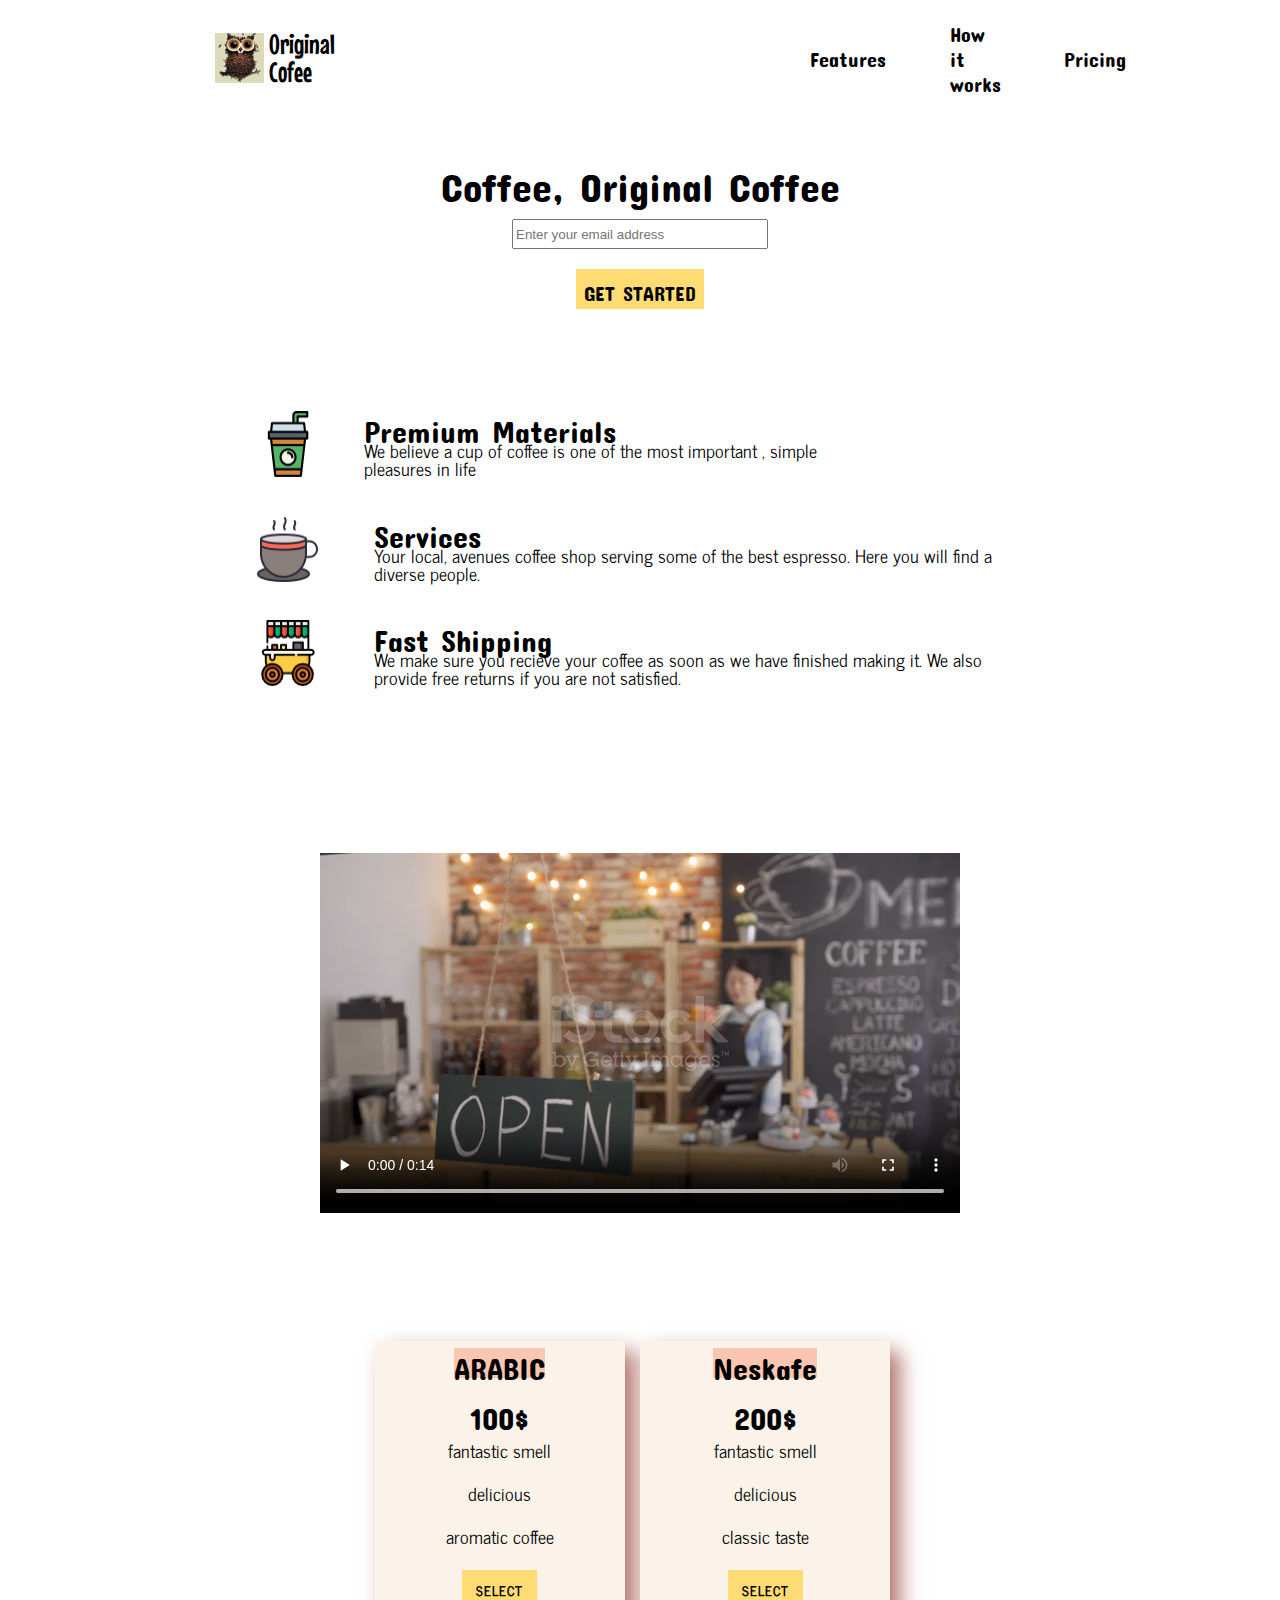
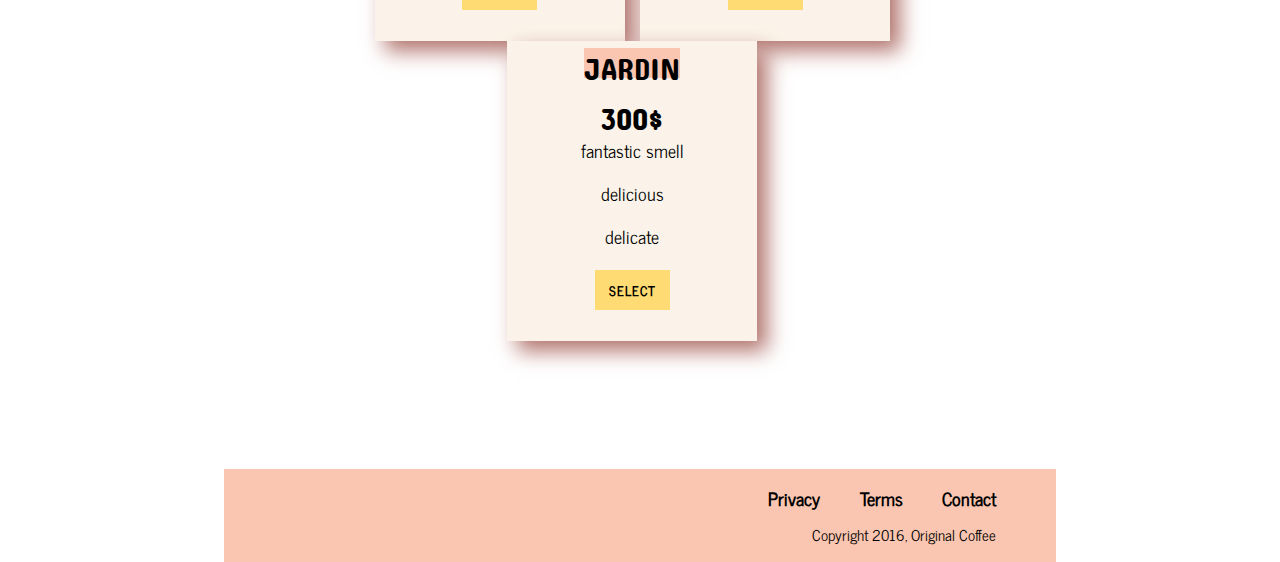
<file: index.html>
<!DOCTYPE html>
<html lang="en">
<head>
    <meta charset="UTF-8">
    <meta http-equiv="X-UA-Compatible" content="IE=edge">
    <meta name="viewport" content="width=device-width, initial-scale=1.0">
    <link rel="stylesheet" href="css/reset.css">
    <link rel="stylesheet" href="css/font.css">
    <link rel="stylesheet" href="css/style.css">
    <title>landging page</title>
</head>
<body>
    <div class="container">
        <header id="header">
            <div class="logo">
                <img id="header-img" src="images/logo.jpg" alt="logo">
                <h3>Original Cofee</h3>
            </div>
            <div class="navigation">
                <nav id="nav-bar">
                    <ul>
                        <li><a class="nav-link" href="#input-section">Features</a></li>
                        <li><a class="nav-link" href="#video-section">How it works</a></li>
                        <li><a class="nav-link" href="#box-section">Pricing</a></li>
                    </ul>
                </nav>
            </div>
        </header>
        <div id="input-section">
            <h1>Coffee, Original Coffee</h1>
            <form action="" id="form">
                <input type="email" name="email" id="email" placeholder="Enter your email address" pattern="[a-z0-9._%+-]+@[a-z0-9.-]+\.[a-z]{2,}$">
                <div>
                    <input id="submit" type="submit" value="GET STARTED" action="https://www.freecodecamp.com/email-submit">
                </div>
            </form>
        </div>
        <section id="material-section"> 
            <div class="first">
                <img src="images/coffee-cup.png" alt="icon">
                <div>
                    <h2>Premium Materials</h2>
                    <p>We believe a cup of coffee is one of the most important , simple pleasures in life</p>
                </div>
            </div> 
            <div class="first">
                <img src="images/cup.png" alt="icon">
                <div>
                    <h2>Services</h2>
                    <p>Your local, avenues coffee shop serving  some of the best espresso. Here you will find a diverse people.</p>
                </div>
            </div>
            <div class="first">
                <img src="images/coffee-machine.png" alt="icon">
                <div>
                    <h2>Fast Shipping</h2>
                    <p>We make sure you recieve your coffee as soon as we have finished making it. We also provide free returns if you are not satisfied.</p>
                </div>
            </div>
        </section>
        <section id="video-section">
            <video src="video/istockphoto-1224073988-640_adpp_is.mp4" id="video"type="video/mp4" controls></video>
        </section>
        <section id="box-section">
            <div class="box">
                <h3>ARABIC</h3>
                <h4>100$</h4>
                <p>fantastic smell</p>
                <p>delicious</p>
                <p>aromatic coffee</p>
                <button>SELECT</button>
            </div>
            <div class="box">
                <h3>Neskafe</h3>
                <h4>200$</h4>
                <p>fantastic smell</p>
                <p>delicious</p>
                <p>classic taste</p>
                <button>SELECT</button>
            </div>
            <div class="box">
                <h3>JARDIN</h3>
                <h4>300$</h4>
                <p>fantastic smell</p>
                <p>delicious</p>
                <p>delicate </p>
                <button>SELECT</button>
            </div>
        </section>
        <footer>
            <nav>
                <ul>
                    <li><a href="">Privacy</a></li>
                    <li><a href="">Terms</a></li>
                    <li><a href="">Contact</a></li>
                </ul>
            </nav>
            <div>
                <p>Copyright 2016, Original Coffee</p>
            </div>
        </footer> 
        
    </div>
    



    <script src="main.js"></script>
</body>
</html>
</file>
<file: css/font.css>
@font-face {
    font-family: 'Mouse Memoirs';
    src: url('../fonts/MouseMemoirs-Regular.woff2') format('woff2'),
        url('../fonts/MouseMemoirs-Regular.woff') format('woff');
    font-weight: normal;
    font-style: normal;
    font-display: swap;
}
@font-face {
    font-family: 'Concert One';
    src: url('../fonts/ConcertOne-Regular.woff2') format('woff2'),
        url('../fonts/ConcertOne-Regular.woff') format('woff');
    font-weight: normal;
    font-style: normal;
    font-display: swap;
}
@font-face {
    font-family: 'News Cycle';
    src: url('../fonts/NewsCycle.woff2') format('woff2'),
        url('../fonts/NewsCycle.woff') format('woff');
    font-weight: normal;
    font-style: normal;
    font-display: swap;
}
</file>
<file: css/style.css>
.container {
    max-width: 1500px;
    width: 100%;
    margin: 0 auto;
}
#header {
    display: flex;
    justify-content: space-around;
    flex-wrap: wrap;
    align-items: center;
    margin-top: 20px;
}
#header-img {
    width: 50px;
    height: 50px;
}
.logo {
    display: flex;
    align-items: center;
    cursor: pointer;
    transition: all 0.5s;
}
.logo:hover {
    color: #b1736c;
}
.logo h3 {
    margin-left: 3%;
    font-family: 'Mouse Memoirs';
    font-size: 28px;
}
.navigation #nav-bar ul {
    display: flex;
    align-items: center;
}
.navigation #nav-bar ul li {
    margin-right: 25%;
}
.nav-link {
    font-size: 20px;
    font-family: 'Concert One';
    transition: all 0.5s;
}
.nav-link:hover {
    box-shadow: 10px 10px 20px #ffdc73;
    color: #b1736c;
}
#input-section {
    margin-top: 5%;
    text-align: center;  
}
#input-section img {
    width: 100px;
    height: 100px;
}
#input-section h1 {
    font-family: 'Concert One';
    font-size: 40px;
    margin-bottom: 20px;
}
#email {
    width: 20%;
    height: 30px;
    margin-bottom: 20px;
}
#submit {
    width: 10%;
    height: 40px;
    border: none;
    font-family: 'Concert One';
    background-color: #ffdc73;
    cursor: pointer;
    font-size: 20px;
    transition: all 0.5;
}
#submit:hover {
    background-color: #fac6b1;
}
.first{
    display: flex;
    margin-bottom: 5%;
}
#material-section {
    width: 60%;
    margin: 10% auto;
    display: flex;
    flex-wrap: wrap;
    margin-top: 8%;
}
.first div {
    margin-left: 7%;
    
}
.first div h2 {
    font-size: 30px;
    font-family: 'Concert One';
}
.first p {
    font-family: 'News Cycle';
    font-size: 18px;
}
#video-section {
    display: flex;
    justify-content: center;
}
#box-section {
    display: flex;
    justify-content: center;
    flex-wrap: wrap;
    width: 60%;
    margin: 10% auto;
}
.box {
    margin-right: 2%;
    max-width: 250px;
    width: 100%;
    height: 300px;
    display: flex;
    flex-direction: column;
    align-items: center;
    background-color: #fbf3e9;
    box-shadow: 10px 10px 20px #b1736c;
}
.box p {
    margin-bottom: 10%;
    font-size: 18px;
    font-family: 'News Cycle';
}
.box h3, h4 {
    font-size: 30px;
    margin-bottom: 5%;
    margin-top: 3%;
    font-family: 'Concert One';
}
.box h3 {
    background-color: #fac6b1;
}
.box button {
    width: 30%;
    height: 40px;
    font-family: 'News Cycle';
    border: none;
    font-weight: bold;
    letter-spacing: 1px;
    transition: all 0.3s;
    background-color: #ffdc73;
}
.box button:hover {
    background-color: #735c69;
    color: #fff;
}
footer {
    width: 65%;
    margin: 10% auto;
    margin-bottom: 0;
    background-color: #fac6b1;
    padding: 20px;
}
footer nav ul {
    display: flex;
    justify-content: flex-end;
    margin-bottom: 20px;
}
footer nav ul li {
    margin-right: 5%;
    font-family: 'News Cycle';
    font-weight: bold;
    font-size: 18px;
}
footer div {
    display: flex;
    justify-content: flex-end;
    margin-right: 5%;
}
footer div p {
    font-family: 'News Cycle';
    font-size: 15px;
}
@media(max-width:800px){
    .navigation {
        display: none;
    }
    #submit {
        font-size: 10px;
    }
    #video-section {
        display: none;
    }
    #box-section {
        flex-direction: column;
        align-items: center;
        
    }
    .first img{
        width: 30px;
        height: 30px;
    }
    .first div h2 {
        font-size: 20px;

    }
    .first div p {
        font-size: 15px;

    }
    .box {
        margin-top: 20px;
    }
    footer nav ul {
        justify-content: center;
    }
    footer div {
        justify-content: center;
    }
    footer nav ul li {
        font-size: 15px;
    }
    footer div p {
        font-size: 12px;
    }

}
@media(max-width:480px){
    #email {
        width: 45%;
        font-size: 12px;
    }
    #submit {
        width: 30%;
        height: 30px;
    }
    #input-section h1 {
        font-size: 30px;
    }
}
</file>
